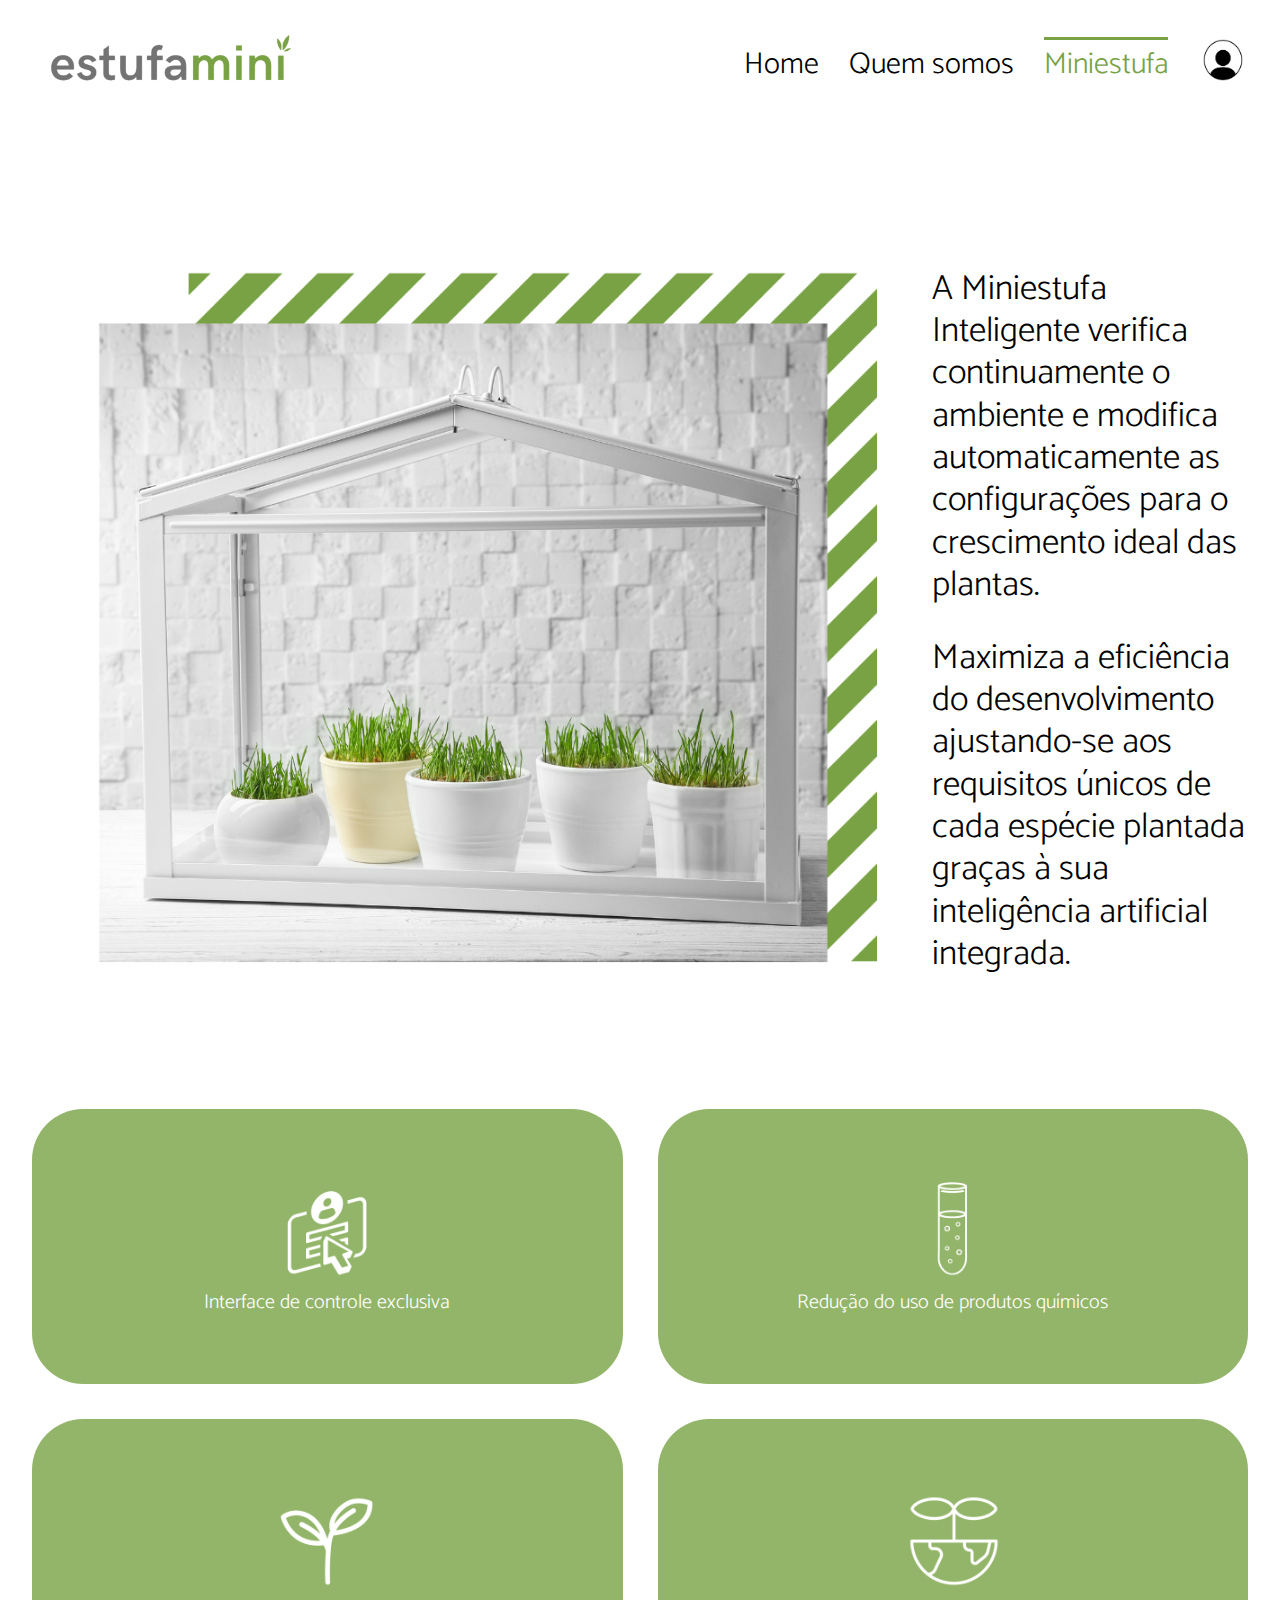
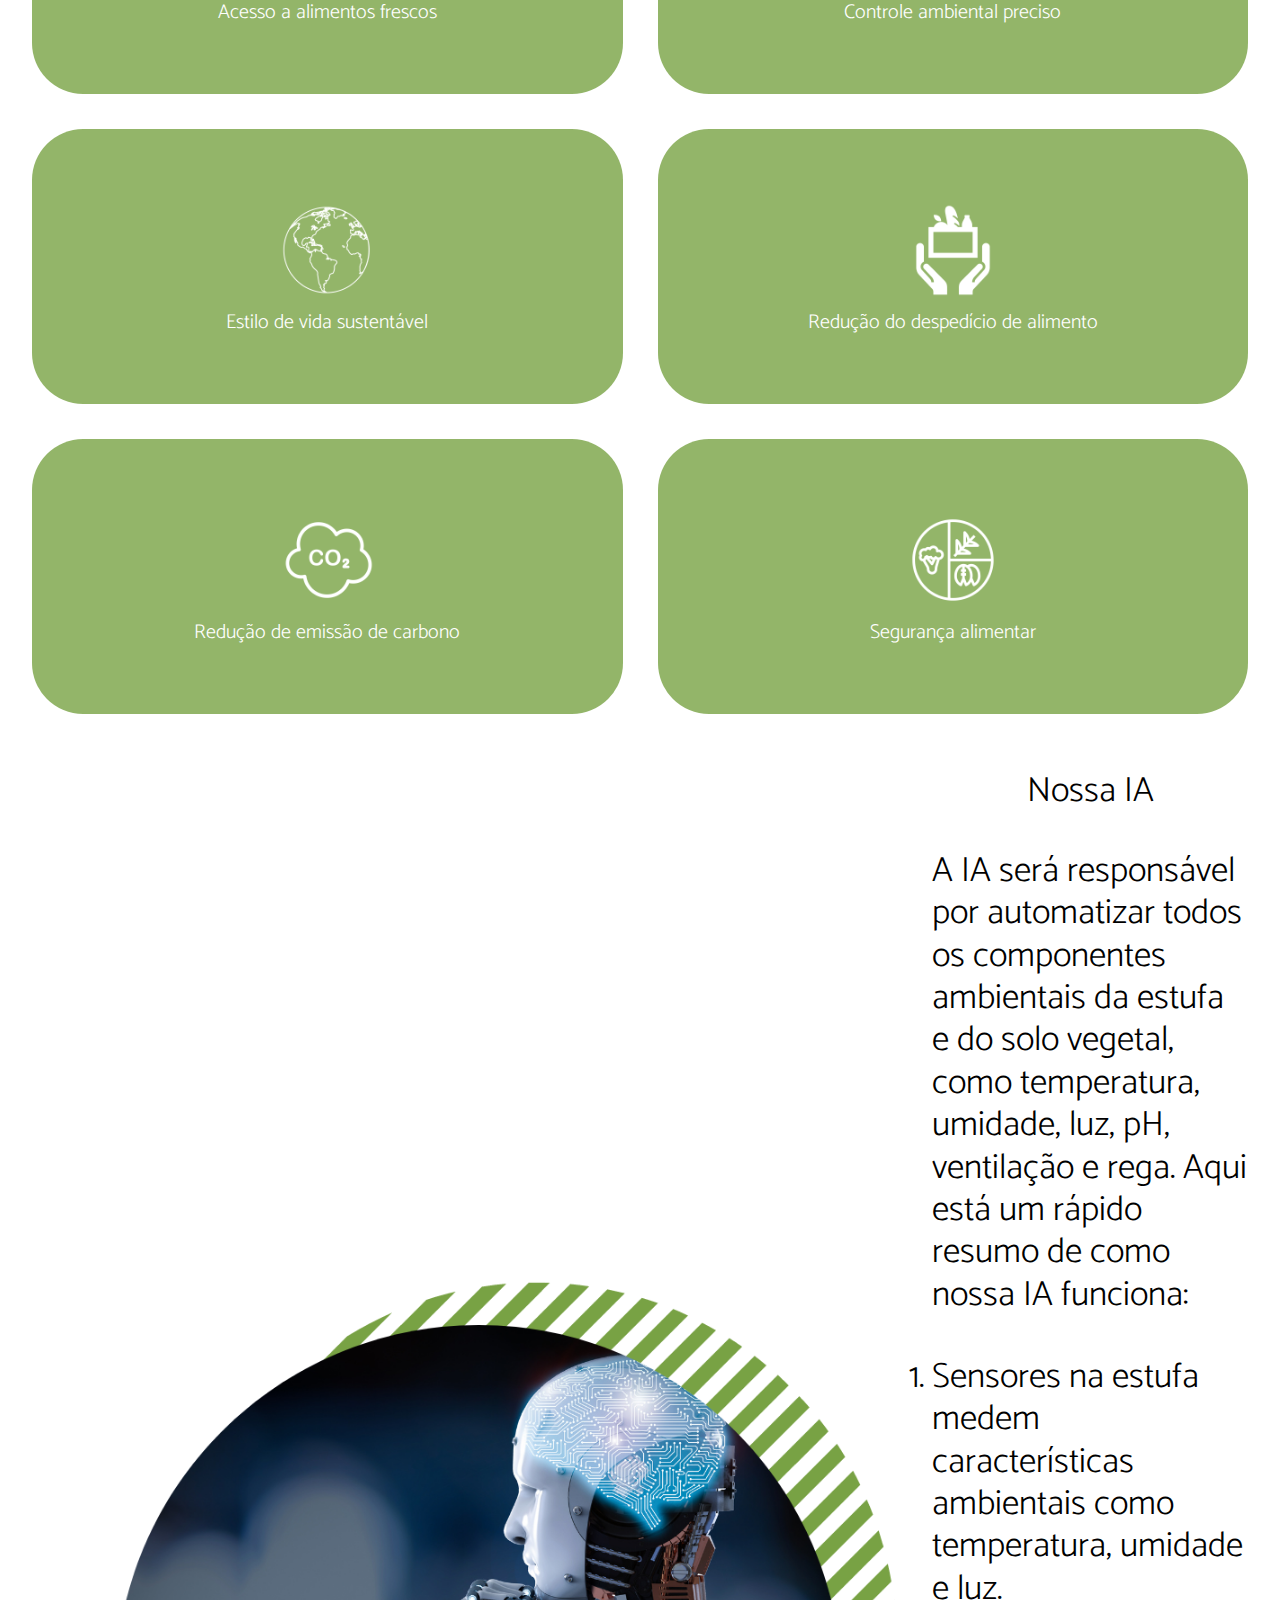
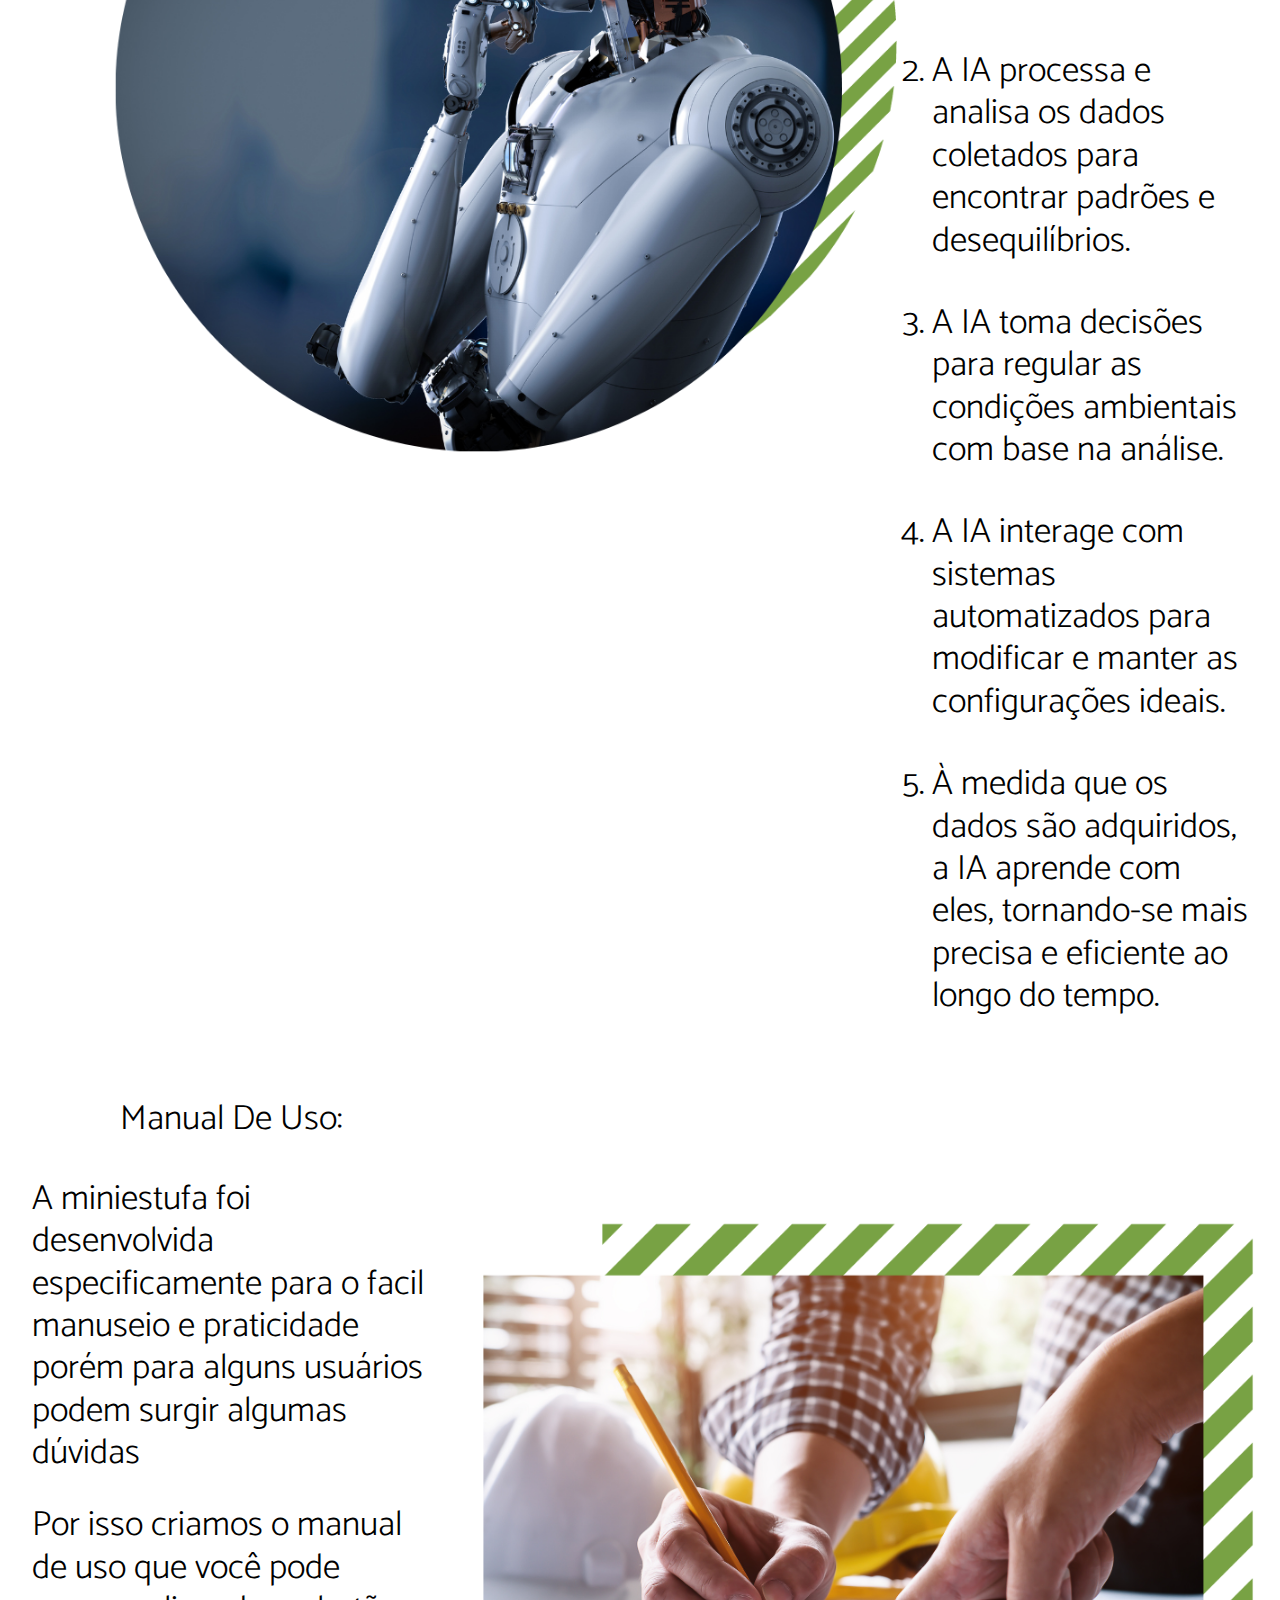
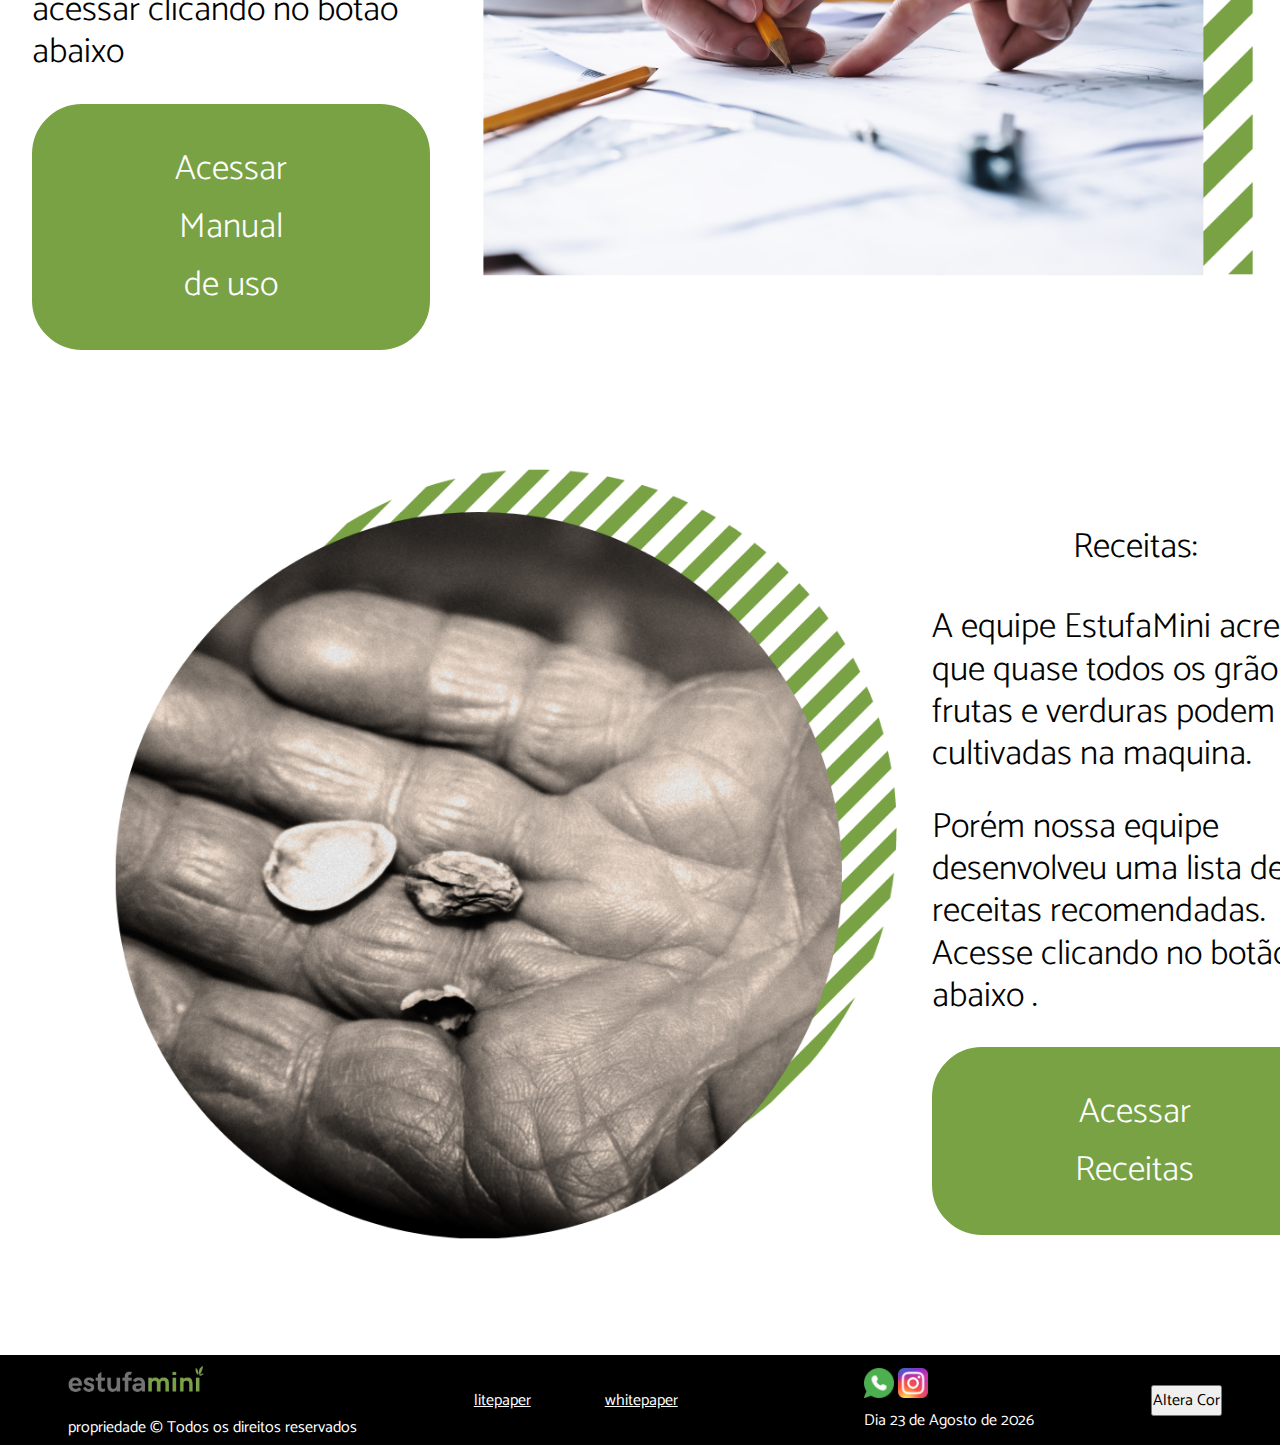
<file: miniestufa/index.html>
<!DOCTYPE html>
<html lang="en">

<head>
    <link rel="preconnect" href="https://fonts.googleapis.com">
    <link rel="preconnect" href="https://fonts.gstatic.com" crossorigin>
    <link href="https://fonts.googleapis.com/css2?family=Catamaran:wght@200;400;600&display=swap" rel="stylesheet">
    <meta charset="UTF-8">
    <meta http-equiv="X-UA-Compatible" content="IE=edge">
    <meta name="viewport" content="width=device-width, initial-scale=1.0">
    <link rel="shortcut icon" href="../imagens/23.png" type="image/x-icon">

    <link rel="stylesheet" href="styles.css">
    <title>Miniestufa</title>
</head>

<body>
    <header>
        <img src="../imagens/logo-removebg-preview.png" alt="logo">
        <div class="wrapper-menu-profile">
            <div class="menu">
                <ul>
                    <li><a href="/index.html">Home</a></li>
                    <li><a href="../creators/we.html">Quem somos</a></li>
                    <li><a href="../miniestufa/index.html" class="active">Miniestufa</a></li>
                </ul>
            </div>
            <div class="profile">
                <button>
                    <a href="../login/login.html">
                        <img src="../imagens/22.png" alt="profile">
                    </a>
                </button>
            </div>
        </div>
    </header>



    <section id="problem" class="section">
        <div class="section-image">
            <img src="../imagens/estufa.png" alt="ilustração estufa">
        </div>

        <div class="section-text">
            <p>
                A Miniestufa Inteligente verifica continuamente o ambiente e modifica automaticamente as configurações
                para o crescimento ideal das plantas.
            </p>
            <p>
                Maximiza a eficiência do desenvolvimento ajustando-se aos requisitos únicos de cada espécie plantada
                graças à sua inteligência artificial integrada.
            </p>
        </div>

    </section>

    <section id="product" class="product">
        <div class="card">
            <img src="../imagens/painelcliente.png" alt="icone painel">
            <p>Interface de controle exclusiva</p>
        </div>
        <div class="card">
            <img src="../imagens/frasco.png" alt="icone frasco">
            <p>Redução do uso de produtos químicos</p>
        </div>
        <div class="card">
            <img src="../imagens/plantinha.png" alt="icone plantinha">
            <p>Acesso a alimentos frescos</p>
        </div>
        <div class="card">
            <img src="../imagens/planetinhacomplanta.png" alt="icone de broto na terra">
            <p>Controle ambiental preciso</p>
        </div>
        <div class="card">
            <img src="../imagens/planeta (1).png" alt="icone planeta">
            <p>Estilo de vida sustentável</p>
        </div>
        <div class="card">
            <img src="../imagens/alimento.png" alt="icone alimento">
            <p>Redução do despedício de alimento</p>
        </div>
        <div class="card">
            <img src="../imagens/co2.png" alt="icone CO2">
            <p>Redução de emissão de carbono</p>
        </div>
        <div class="card">
            <img src="../imagens/refeição_balanceada.png" alt="icone de alimentação balanceada">
            <p>Segurança alimentar</p>
        </div>
    </section>

    <section id="problem" class="section">
        <div class="section-image">
            <img src="../imagens/ia.png" alt="imagem IA">
        </div>

        <div class="section-text">
            <h3>Nossa IA</h3>

            <p>
                A IA será responsável por automatizar todos os componentes ambientais da estufa e do solo vegetal, como
                temperatura, umidade, luz, pH, ventilação e rega. Aqui está um rápido resumo de como nossa IA funciona:
            </p>

            <ol>
                <li>
                    Sensores na estufa medem características ambientais como temperatura, umidade e luz.
                </li>
                <li>
                    A IA processa e analisa os dados coletados para encontrar padrões e desequilíbrios.
                </li>
                <li>
                    A IA toma decisões para regular as condições ambientais com base na análise.
                </li>
                <li>
                    A IA interage com sistemas automatizados para modificar e manter as configurações ideais.
                </li>
                <li>
                    À medida que os dados são adquiridos, a IA aprende com eles, tornando-se mais precisa e eficiente ao
                    longo do
                    tempo.
                </li>
            </ol>
        </div>


    </section>

    <section id="mini-estufa" class="section">

        <div class="section-text">
            <h3>Manual De Uso:</h3>
            <p>
                A miniestufa foi desenvolvida especificamente
                para o facil manuseio e praticidade porém para
                alguns usuários podem surgir algumas dúvidas
            </p>
            <p>
                Por isso criamos o manual de uso que você pode
                acessar clicando no botão abaixo
            </p>

            <a>Acessar Manual de uso</a>
        </div>
        <div class="section-image">
            <img src="../imagens/manualdeuso.png" alt="imagem de ensinando a usar">
        </div>
    </section>

    <section id="social" class="section">
        <div class="section-image">
            <img src="../imagens/mãofeijão.png" alt="imagem de um grao de feijão numa mão, representando fome">
        </div>
        <div class="section-text">
            <h3>Receitas:</h3>

            <p>
                A equipe EstufaMini acredita que quase todos os grão ,
                frutas e verduras podem ser cultivadas na maquina.
            </p>

            <p>
                Porém nossa equipe desenvolveu uma lista de receitas
                recomendadas. Acesse clicando no
                botão abaixo .
            </p>

            <a>Acessar  Receitas</a>

        </div>

    </section>

    <footer>
        <div>
            <img src="../imagens/logo-removebg-preview.png" alt="logo mini-estufa" class="logo">
            <p class="property">propriedade &#169; Todos os direitos reservados</p>
        </div>
        <div>
            <a href="../imagens/litepaper.pdf">litepaper</a>
            <a href="../imagens/whitepaper.pdf">whitepaper</a>
        </div>

        <div>
            <img src="../imagens/whats.avif" alt="logo whats" class="whats">
            <img src="../imagens/instagram-icone-icon-1.png" alt="logo insta" class="insta">
            <div>
                <script src="../home/js/date.js"></script>
            </div>
        </div>
        <button onclick="funcao_mudaCor()">Altera Cor</button>
    </footer>
    <script src="../home/js/darkmode.js"></script>
</body>

</html>
</file>
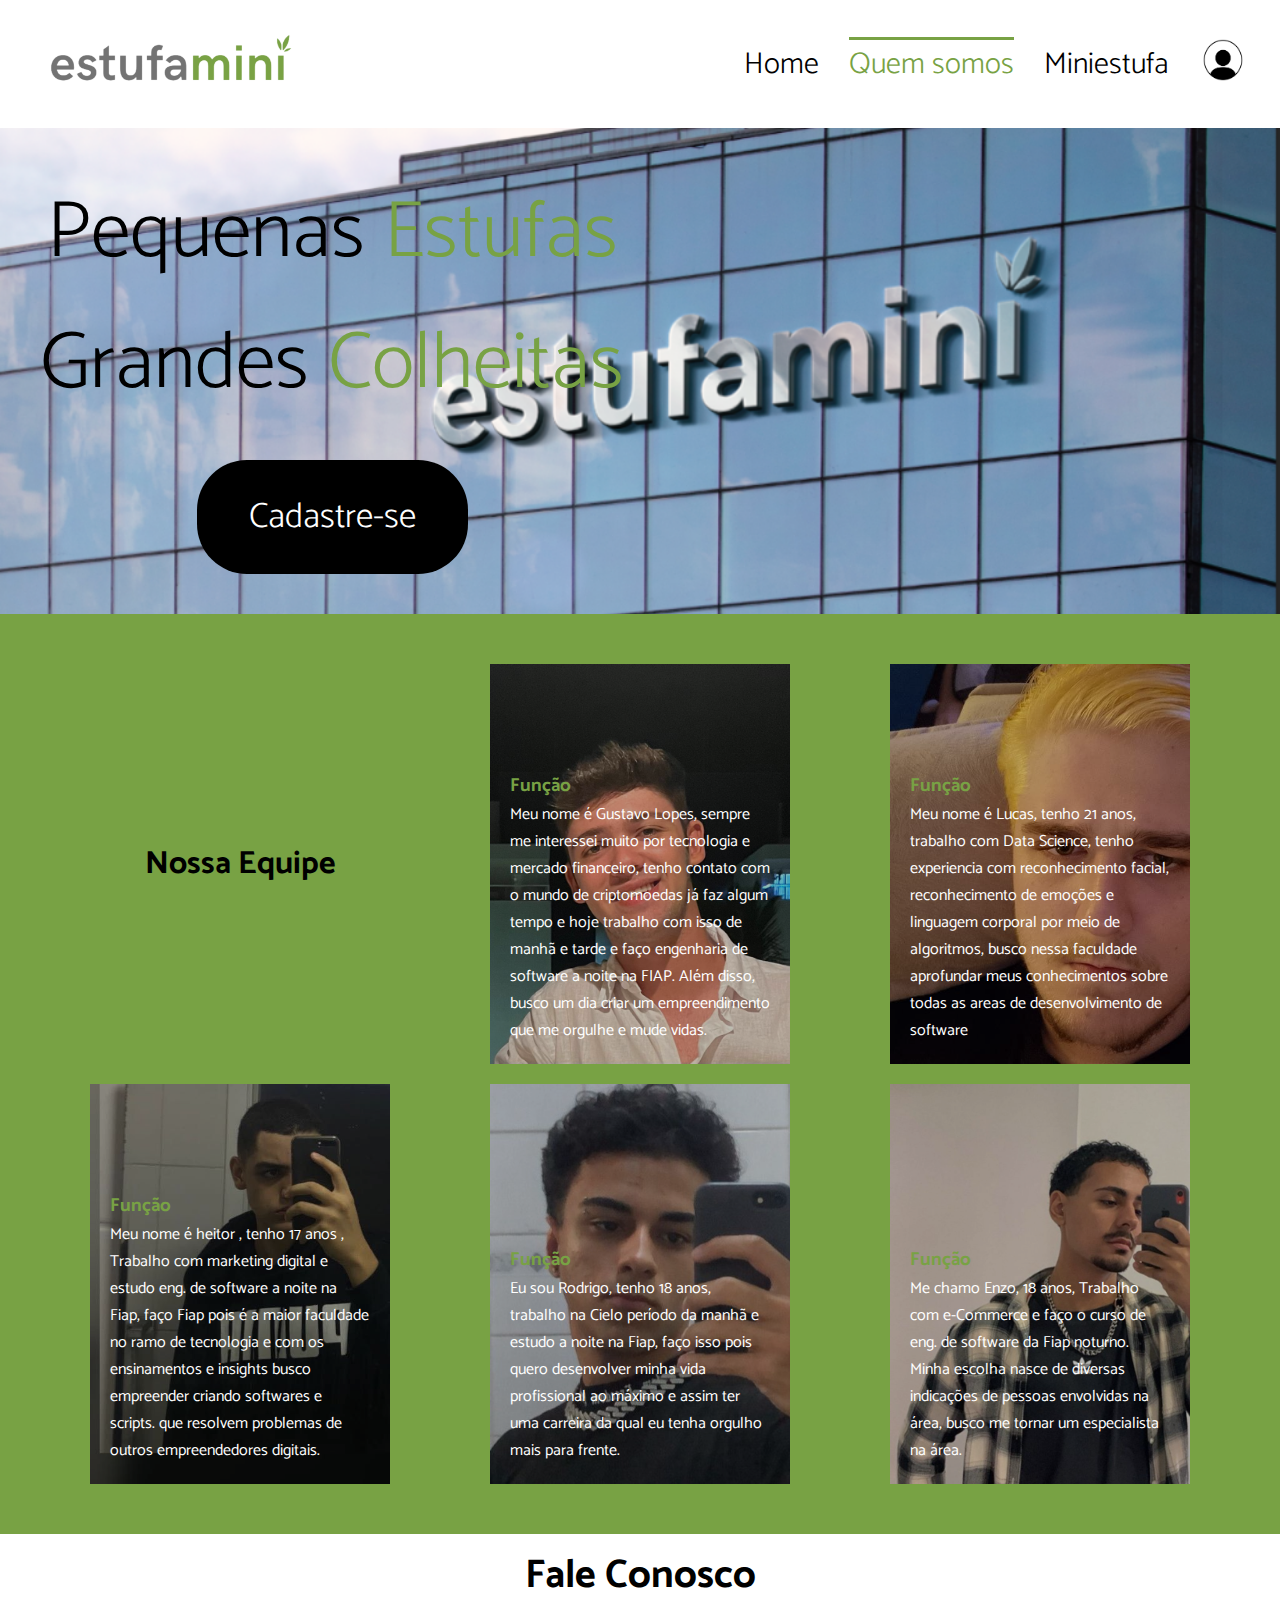
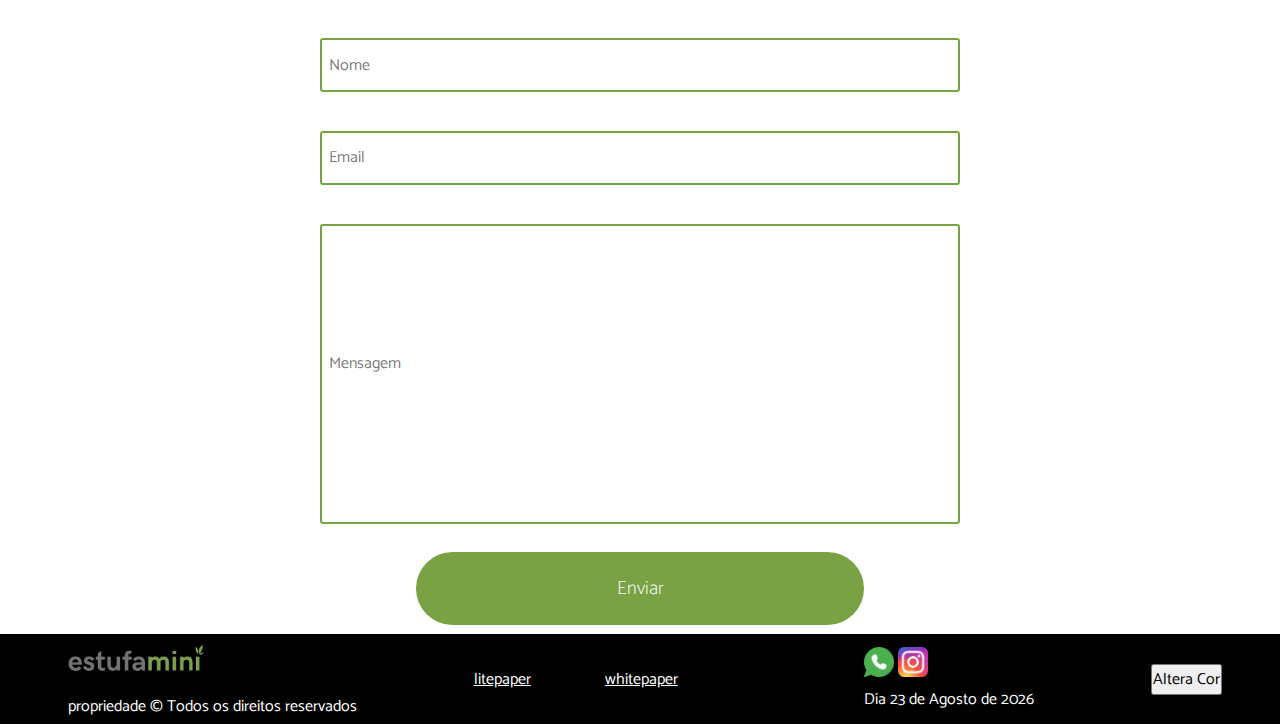
<file: creators/we.html>
<!DOCTYPE html>
<html lang="en">

<head>
    <link rel="preconnect" href="https://fonts.googleapis.com">
    <link rel="preconnect" href="https://fonts.gstatic.com" crossorigin>
    <link href="https://fonts.googleapis.com/css2?family=Catamaran:wght@200;400;600&display=swap" rel="stylesheet">
    <meta charset="UTF-8">
    <meta http-equiv="X-UA-Compatible" content="IE=edge">
    <meta name="viewport" content="width=device-width, initial-scale=1.0">
    <link rel="stylesheet" href="./assest/styles.css">
    <link rel="stylesheet" href="./assest/structure_footer.css">
    <link rel="stylesheet" href="./assest/header.css">
    <link rel="stylesheet" href="./assest/section1.css">
    <link rel="shortcut icon" href="../imagens/23.png" type="image/x-icon">
    <link rel="stylesheet" href="./assest/apresentations.css">
    <link rel="stylesheet" href="./assest/adress.css">
    <link rel="stylesheet" href="./assest/responsive.css">
    <title>Quem Somos?</title>
</head>

<body>
    <header>
        <img src="../imagens/logo-removebg-preview.png" alt="logo">
        <div class="wrapper-menu-profile">
            <div class="menu">
                <ul>
                    <li><a href="/index.html">Home</a></li>
                    <li><a href="../creators/we.html" class="active">Quem somos</a></li>
                    <li><a href="../miniestufa/index.html">Miniestufa</a></li>
                </ul>
            </div>
            <div class="profile">
                <button>
                    <a href="../login/login.html">
                        <img src="../imagens/22.png" alt="profile">
                    </a>
                </button>
            </div>
        </div>
    </header>
    <section class="container1 background-img">
        <div id="banner">
            <h1>Pequenas <span>Estufas</span></h1>
            <h1>Grandes <span>Colheitas</span></h1>
            <a href="../register/cadastration.html">
                <button label="Cadastre-se">Cadastre-se</button>
            </a>
            
        </div>

    </section>
    <section class="section2">
        <h1>Nossa Equipe</h1>
        <div class="apresentation gustavo">
            <div class="apresentation-overlay"></div>
            <h3>
                Função
            </h3>
            <p>
                Meu nome é Gustavo Lopes, sempre me interessei muito por tecnologia e mercado financeiro, tenho contato com o mundo de criptomoedas já faz algum tempo e hoje trabalho com isso de manhã e tarde e faço engenharia de software a noite na FIAP. Além disso, busco um dia criar um empreendimento que me orgulhe e mude vidas.

            </p>
        </div>
        <div class="apresentation lucas">
            <div class="apresentation-overlay"></div>
            <h3>
                Função
            </h3>
            <p>
                Meu nome é Lucas, tenho 21 anos, trabalho com Data Science, tenho experiencia com reconhecimento facial, reconhecimento de emoções e linguagem corporal por meio de algoritmos, busco nessa faculdade aprofundar meus conhecimentos sobre todas as areas de desenvolvimento de software

            </p>
        </div>
        <div class="apresentation heitor">
            <div class="apresentation-overlay"></div>
            <h3>
                Função
            </h3>
            <p>
                Meu nome é heitor , tenho 17 anos , Trabalho com marketing digital e estudo eng. de software a noite na Fiap, faço Fiap pois é a maior faculdade no ramo de tecnologia e com os ensinamentos e insights busco empreender criando softwares e scripts. que resolvem problemas de outros empreendedores digitais.

            </p>
        </div>


        <div class="apresentation rodrigo">
            <div class="apresentation-overlay"></div>
            <h3>
                Função
            </h3>
            <p>
                Eu sou Rodrigo, tenho 18 anos, trabalho na Cielo período da manhã e estudo a noite na Fiap, faço isso pois quero desenvolver minha vida profissional ao máximo e assim ter uma carreira da qual eu tenha orgulho mais para frente.

            </p>
        </div>
        <div class="apresentation enzo">
            <div class="apresentation-overlay"></div>
            <h3>
                Função
            </h3>
            <p>
                Me chamo Enzo, 18 anos, Trabalho com e-Commerce e faço o curso de eng. de software da Fiap noturno. Minha escolha nasce de diversas indicações de pessoas envolvidas na área, busco me tornar um especialista na área.

            </p>
        </div>
    </section>
    <section class="section3">
        <div class="contact">
            <h2>Fale Conosco</h2>
            <label>
                <input type="password" placeholder=" ">
                <p>Nome</p>
            </label>
            <label>
                <input type="password" placeholder=" ">
                <p>Email</p>
            </label>
            <label class="massage">
                <input type="text" placeholder=" " class="massage">
                <p>Mensagem</p>
            </label>
            <div class="wrapper-input"></div>
            <button type="submit" class="btn">Enviar</button>
        </div>

    </section>
    <footer>
        <div>
            <img src="../imagens/logo-removebg-preview.png" alt="logo da mini-estufa" class="logo">
            <p class="property">propriedade &#169; Todos os direitos reservados</p>
        </div>
        <div>
            <a href="../imagens/litepaper.pdf">litepaper</a>
            <a href="../imagens/whitepaper.pdf">whitepaper</a>
        </div>
        <div>
            <img src="../imagens/whats.avif" alt="logo whats" class="whats">
            <img src="../imagens/instagram-icone-icon-1.png" alt="logo insta" class="insta">
            <div>
                <script src="../home/js/date.js"></script>
            </div>
        </div>
        <button onclick="funcao_mudaCor()">Altera Cor</button>
    </footer>
    <script src="../home/js/darkmode.js"></script>
</body>

</html>
</file>
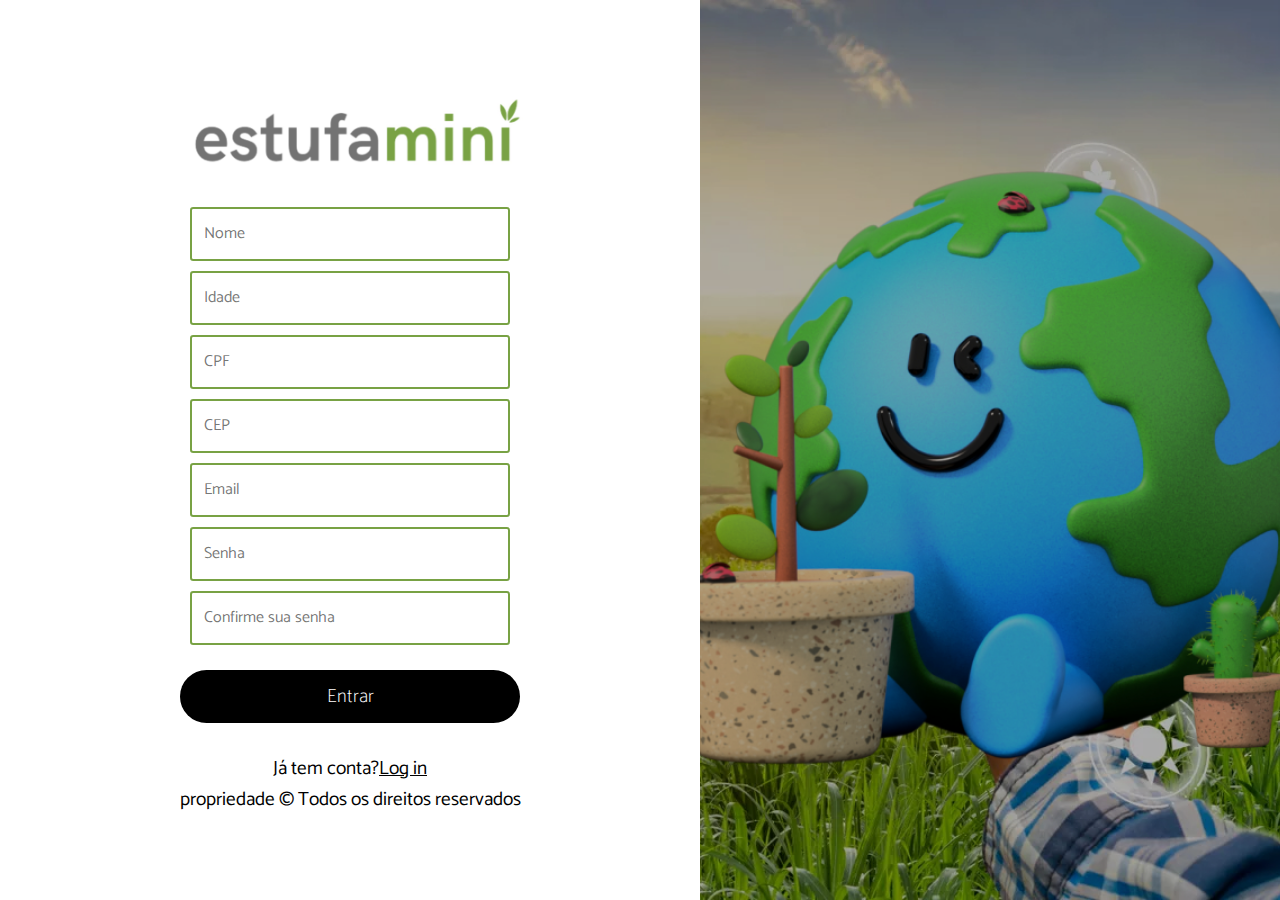
<file: register/cadastration.html>
<!DOCTYPE html>
<html lang="en">

<head>
    <link rel="preconnect" href="https://fonts.googleapis.com">
    <link rel="preconnect" href="https://fonts.gstatic.com" crossorigin>
    <link href="https://fonts.googleapis.com/css2?family=Catamaran:wght@200;400;600&display=swap" rel="stylesheet">
    <meta charset="UTF-8">
    <meta http-equiv="X-UA-Compatible" content="IE=edge">
    <meta name="viewport" content="width=device-width, initial-scale=1.0">
    <link rel="shortcut icon" href="../imagens/23.png" type="image/x-icon">
    <link rel="stylesheet" href="./assests/input.css">
    <link rel="stylesheet" href="./assests/structuration.css">
    <title>cadastro</title>

</head>

<body>
    <div class="container">
        <div class="content">
            <div><img src="../imagens/logo.jpeg" alt="logo" class="logo"></div>
            <div class="animation">
                <div>
                    <form name="loginForm" class="structure">
                        <label for="nome">
                            <input type="text"  id="nome" placeholder=" " required>
                            <p>Nome</p>
                        </label>
                        <label for="idade">
                            <input type="number"  id="idade" placeholder=" " required>
                            <p>Idade</p>
                        </label>
                        <label for="cpf">
                            <input type="text"  id="cpf" placeholder=" " required>
                            <p>CPF</p>
                        </label>
                        <label for="cep">
                            <input type="text"  id="cep" placeholder=" " required>
                            <p>CEP</p>
                        </label>
                        <label for="email">
                            <input type="text" id="email"  placeholder=" " required>
                            <p>Email</p>
                        </label>
                        <label for="senha">
                            <input type="password" id="senha"  placeholder=" " required>
                            <p>Senha</p>
                        </label>
                        <label for="confirmarSenha">
                            <input type="password"  id="confirmarSenha" placeholder=" " required>
                            <p>Confirme sua senha</p>
                        </label>
                        <div class="wrapper-input"></div>
                        <button type="submit" class="btn" id="btn-submit" onclick="teste()">Entrar</button>
                </div>
                </form>

                <div class="footer">
                    <div class="hStack">
                        <div>
                            <p>Já tem conta?<a href="../login/login.html">Log in</a></p>
                        </div>
                        <div>
                            <p>
                                propriedade &#169; Todos os direitos reservados
                            </p>
                        </div>
                    </div>
                </div>
            </div>
        </div>
        <div class="background-img">
            <div class="overlay"></div>
        </div>
    </div>

    <script src="./js/verification.js"></script>
</body>

</html>
</file>
<file: miniestufa/styles.css>
* {
  margin: 0;
  padding: 0;
  box-sizing: border-box;
}

:root {
  --primary-color: #78A244;
  --padding: 24px 32px;
}

::selection {
  background: var(--primary-color);
  color: #FFF;
}

body {
  position: relative;
  min-height: 100vh;
  width: 100%;
}




html {
  scroll-behavior: smooth;
}

body,
input,
textarea,
select,
button {
  font: 400 1rem "Catamaran", sans-serif;
}


@media (max-width: 1080px) {
  html {
    font-size: 93.75%;
  }
}

@media(max-width: 1080px) {
  .section { 
    flex-direction: column;
  }
}

@media (max-width: 720px) {
  html {
    font-size: 87.5%;
  }
}

header {
  display: flex;
  flex-direction: row;

  justify-content: space-between;
  align-items: center;
  padding: var(--padding);
}

header>img {
  height: 80px;
}

.wrapper-menu-profile {
  display: flex;
  flex-direction: row;
  align-items: center;
}

.wrapper-menu-profile .profile {
  margin-left: 30px;
}

.wrapper-menu-profile .profile button {
  background: transparent;
  border: none;
  cursor: pointer;
  opacity: 1;
  transition: all ease .2s;
}

.wrapper-menu-profile .profile button:hover {
  opacity: .5;
}

.wrapper-menu-profile .profile button img {
  height: 50px;
}

.menu ul {
  display: flex;
  flex-direction: row;
  justify-content: space-around;
}

.menu ul li {
  list-style: none;
}

.menu ul li+li {
  margin-left: 30px;
}

.menu ul li a {
  text-decoration: none;
  font-size: 1.875rem;
  color: #000000;
  font-weight: 300;
}

.menu ul li a:hover {
  color: var(--primary-color);
  transition: all ease .2s;
}

.menu ul li a.active {
  color: var(--primary-color);
  text-decoration:overline;
}


.section {
  padding: var(--padding);
  display: flex;
  justify-content: space-between;
  align-items: center;

}

.section .section-text {
  text-align: center;
}

.section .section-text ol {
  text-align: initial;
}
.section .section-text ol li {
  font-size: 2.188rem;
  font-weight: 300;
  max-width: 830px;
  line-height: 42.36px;
  text-align: left;
  margin-top: 40px;
}

.section .section-text h3 {
  font-weight: 300;
  font-size: 2.188rem;
}

.section .section-text p {
  font-size: 2.188rem;
  font-weight: 300;
  max-width: 730px;
  line-height: 42.36px;
  text-align: left;

  margin-top: 30px;
}

.section .section-text a {
  display: block;
  padding: 33px 140px;
  background: var(--primary-color);
  border-radius: 50px;

  font-size: 2.188rem;
  font-weight: 300;
  border: 3px solid var(--primary-color);
  margin-top: 30px;

  cursor: pointer;
  transition: all ease .2s;
}


.section .section-text a:hover {
  border: 3px solid var(--primary-color);

  background-color: var(--primary-color)00;
  color: var(--primary-color);
}

.section .section-image img {
  height: 100vh;
}

footer {
  display: flex;
  align-items: center;
  justify-content: space-around;
  bottom: 0;
  width: 100%;
  height: 10vh;
  border-top: 1px solid black;
  background: black;
  color: white;
  box-sizing: border-box;
}

.logo {
  width: 150px;
}

.property {
  margin-left: 10px;
}

a {
  color: white;
  font-style: none;
}

a+a {
  margin: 70px;
}

.whats,
.insta {
  width: 30px;
}

#product {
  padding: var(--padding);
  display: grid;
  grid-template-columns: repeat(auto-fit, minmax(500px, auto));
  gap: 35px;
}

#product .card {
  background-color: #78A244CC;
  padding: 65px;

  display: flex;
  flex-direction: column;
  align-items: center;

  border-radius: 51px;
  justify-content: center;
}
#product .card p {
  font-size: 1.25rem;
  font-weight: 300;
  color: #ffffff;
}

#product .card img {
  width: 112px;
}

.dark{
  background-color: #3f3f3f;
  color: white;
  .menu ul a{
    color: white;
  }
  
}
</file>
<file: creators/assest/styles.css>
* {
    margin: 0;
    padding: 0;
    box-sizing: border-box;
}

body,
input,
textarea,
select,
button {
    font: 400 1rem "Catamaran", sans-serif;
}
html {
    scroll-behavior: smooth;
}

.dark {
    background-color: #3f3f3f;

    .menu ul a {
        color: white;
    }
    .contact{
        background-color: #3f3f3f;
    }
    .contact h2{
        color: white;
    }
    .contact label input{
        background-color: #3f3f3f;
    }
    .contact label input:focus + p{
        background-color: #3f3f3f;
    }
    #banner h1{
        color: white;
    }

}
</file>
<file: creators/assest/structure_footer.css>
footer{
    display: flex;
    align-items: center;
    justify-content: space-around;
    bottom: 0;
    width: 100%;
    height: 10vh;
    border-top: 1px solid black;
    background: black;
    color: white;
    box-sizing: border-box;
    .logo{
        width: 150px;
    }
    .property{
        margin-left: 10px;
    }
    
}
a{
    color: white;
    font-style: none;
}
a+a{
    margin: 70px;
} 
.whats, .insta{
    width: 30px;
}
</file>
<file: creators/assest/header.css>
::selection {
    background: var(--primary-color);
    color: #FFF;
  }

:root {
    --primary-color: #78A244;
    --padding: 24px 32px;
}

header {
    display: flex;
    flex-direction: row;
    justify-content: space-between;
    align-items: center;
    padding: var(--padding);
  }
  
  header > img {
    height: 80px;
  }
  
  .wrapper-menu-profile {
    display: flex;
    flex-direction: row;
    align-items: center;
  }
  
  .wrapper-menu-profile .profile {
    margin-left: 30px;
  }
  
  .wrapper-menu-profile .profile button {
    background: transparent;
    border: none;
    cursor: pointer;
    opacity: 1;
    transition: all ease .2s;
  }
  .wrapper-menu-profile .profile button:hover {
    opacity: .5;
  }
  .wrapper-menu-profile .profile button img {
    height: 50px;
  }
  
  .menu ul {
    display: flex;
    flex-direction: row;
    justify-content: space-around;
  }
  
  .menu ul li {
    list-style: none;
  }
  
  li + li {
    margin-left: 30px;
  }
  
  .menu ul li a {
    text-decoration: none;
    font-size: 1.875rem;
    color: #000000;
    font-weight: 300;
  }
  
  .menu ul li a:hover {
    color:var(--primary-color);
    transition: all ease .2s;
  }
  
  .menu ul li a.active {
    color: var(--primary-color);
    text-decoration:overline;
  }
</file>
<file: creators/assest/section1.css>
.container1{
    display: flex;
    align-items: center;
    justify-content: space-between;
}

.background-img {
    flex: 1;
    background: url("../../imagens/mockup_logo.png") no-repeat center;
    background-size: cover;
    transition:  ease .5s;
    position: relative;
  }

#banner {
    display: flex;
    flex-direction: column;
    align-items: center;
    padding: 40px;
}

#banner h1 {
    font-size: 80px;
    color: #000000;
    font-weight: 300;
    z-index: 2;
}

#banner h1 span {
    color: var(--primary-color);
}

#banner button {
    width: 100%;
    border-radius: 50px;
    margin-top: 30px;
    padding: 28px 52px;
    color: white;
    font-size: 2.188rem;
    font-weight: 300;
    background-color: black;
    border: none;
    z-index: 2;
    transition: all ease .2s;
    cursor: pointer;
}

#banner button:hover {
    background: var(--primary-color);
    color: #ffffff;
}
</file>
<file: creators/assest/apresentations.css>
.section2{
    width: 100%;
    background-color: #78A244 ;
    padding: 50px;
    box-sizing: border-box;
    display: grid;
    grid-template-columns: repeat(3, 1fr);
    align-items: center;
    justify-content: center;
    gap: 20px;
    align-content: center;
    justify-items: center;


    
}

.apresentation{
    position: relative;
    flex-direction: column;
    width: 300px;
    height: 400px;
    background: #D9D9D9;
    display: flex;
    justify-content: flex-end;
    align-items: left;
    padding: 20px;
    background-repeat: no-repeat;
    background-position: left;
    background-size: cover;

}

.gustavo{
    background-image: url("../../imagens/Lopess.jpg") ;
}
.lucas{
    background-image: url("../../imagens/lucas.jpg") ;
}
.heitor{
    background-image: url("../../imagens/Heitor.jpg") ;
}
.rodrigo{
    background-image: url("../../imagens/rodrigo.jpg") ;
}
.enzo{
    background-image: url("../../imagens/enzo.jpg") ;
}

.apresentation-overlay {
    position: absolute;
    top: 0;
    bottom: 0;
    left: 0;
    right: 0;
    background: #00000040;
    z-index: 1;
}
h3{
    color:#78A244;
    
}
.apresentation p {
    color: #ffffff;

}
.apresentation h3, .apresentation p {
    z-index: 1999;
}
</file>
<file: creators/assest/adress.css>
h2{
    font-size: 40px;
}
.section3 {
    display: flex;
    justify-content: center;   
}


.contact{
    display: flex;
    flex-direction: column;
    align-items: center;
    justify-content: space-around;
    width: 50%;
    height: 700px;
    background-color: white;
}

label{
    position: relative;
  }
  
  
  label input {
    font-family: sans-serif;
    font-size: 1rem;
    color: #000000;
    background: white;
    padding: 1rem;
    min-width: 40rem;
    margin: 10px;
    border-radius: 0.2rem;
    border: 2px solid #78A244;
    transition: border-color 0.2s;
  }
  label input:focus {
    border-color:1px solid white;
  }
  
  label p {
    color: #000000;
    font-size: 1rem;
    user-select: none;
    position: absolute;
    top: 50%;
    transform: translateY(-50%);
    margin-left: .8rem;
    padding: 0.4rem; 
    transition: top .3s, font-size .2s, color .2s;
  }
  
  label input:focus + p,
  label input:not(:placeholder-shown) + p {
    position: absolute;
    top: 8px;
    left: 13px;
    font-size: 1.1rem;
    color: #78A244;
    padding: 2px 6px;
    background: #ffffff;
  }
  
  label input:not(:focus) + p {
    color: #0000008d;
  }

.btn {
    width: 70%;
    border-radius: 100px;
    padding: 20px 5px;
    font-size: 1.2rem;
    background: #78A244;
    color: #ffffff;
    border: 1px solid transparent;
    font-weight: lighter;
}
.btn:hover{
    border: 1px solid black;
    color: #78A244;
    background: #78A24400;
    transition: all ease .2s;
    cursor:pointer;
}

.massage{
  height: 300px;
}
</file>
<file: creators/assest/responsive.css>
@media screen and (max-width: 992px) {
    .section2{
        display: flex;
        flex-direction: column;

    }

    
}
</file>
<file: register/assests/input.css>
label{
  position: relative;
}


label input {
  font-family: sans-serif;
  font-size: 1rem;
  color: #000000;
  background: white;
  padding: 1rem;
  min-width: 20rem;
  margin: 5px;
  border-radius: 0.2rem;
  border: 2px solid #78A244;
  transition: border-color 0.2s;
}
label input:focus {
  border-color:1px solid #2aa6ee;
}

label p {
  color: #000000;
  font-size: 1rem;
  user-select: none;
  position: absolute;
  top: 50%;
  transform: translateY(-50%);
  margin-left: .8rem;
  padding: 0.4rem; 
  transition: top .3s, font-size .2s, color .2s;
}

label input:focus + p,
label input:not(:placeholder-shown) + p {
  position: absolute;
  top: 10px;
  left: 13px;
  font-size: 1.1rem;
  color: #78A244;
  padding: 0px 6px;
  background: #ffffff;
}

label input:not(:focus) + p {
  color: #0000008d;
}
</file>
<file: register/assests/structuration.css>
* {
    margin: 0;
    padding: 0;
    box-sizing: border-box;
}

body{
    overflow: hidden;
    font-family: Catamaran;
}
body,
input,
textarea,
select,
button {
    font: 400 1rem "Catamaran", sans-serif;
}
.logo{
    width: 360px;
}
.container {
    height: 100vh;
    display: flex;
    align-items: stretch;
}

.content {

    display: flex;
    flex-direction: column;
    align-items: center;
    justify-content: center;
    width: 100%;
    max-width: 700px;

}

.animation {
    display: flex;
    flex-direction: column;
    align-items:center;
    justify-content: center;
}

.animation form {
    margin: 0;
    width: 340px;
    text-align: center;
}

.background-img {
    flex: 1;
    background: url("../../imagens/background-register.jpg") no-repeat  center;
    background-size: cover;
    transition: all ease .5s;
    position: relative;
}

.overlay {
    position: absolute;
    background: #00000050;
    width: 100%;
    height: 100%;
}

.wrapper-input {
    margin-top: 20px;
}

.btn {
    width: 100%;
    border-radius: 100px;
    padding: 10px 2px;
    font-size: 1.2rem;
    background: #000000;
    color: #ffffff;
    border: 1px solid transparent;
    font-weight: lighter;
}
.btn:hover{
    border: 1px solid black;
    color: #78A244;
    background: #78A24400;
    transition: all ease .2s;
    cursor:pointer;
}

.primary {
    background: #78A244;
    color: #ffffff;
}

.btn + .btn {
    margin-top: 10px;
}


.footer {
    margin-top: 30px;
}
a{
    color: #000000;
}
.hStack {
    display: flex;
    flex-direction: column;
    align-items: center;
    font-size: larger;
}

.structure{
    display: flex;
    flex-direction: column;
    align-items: center;
    justify-content: space-between;
}
</file>
